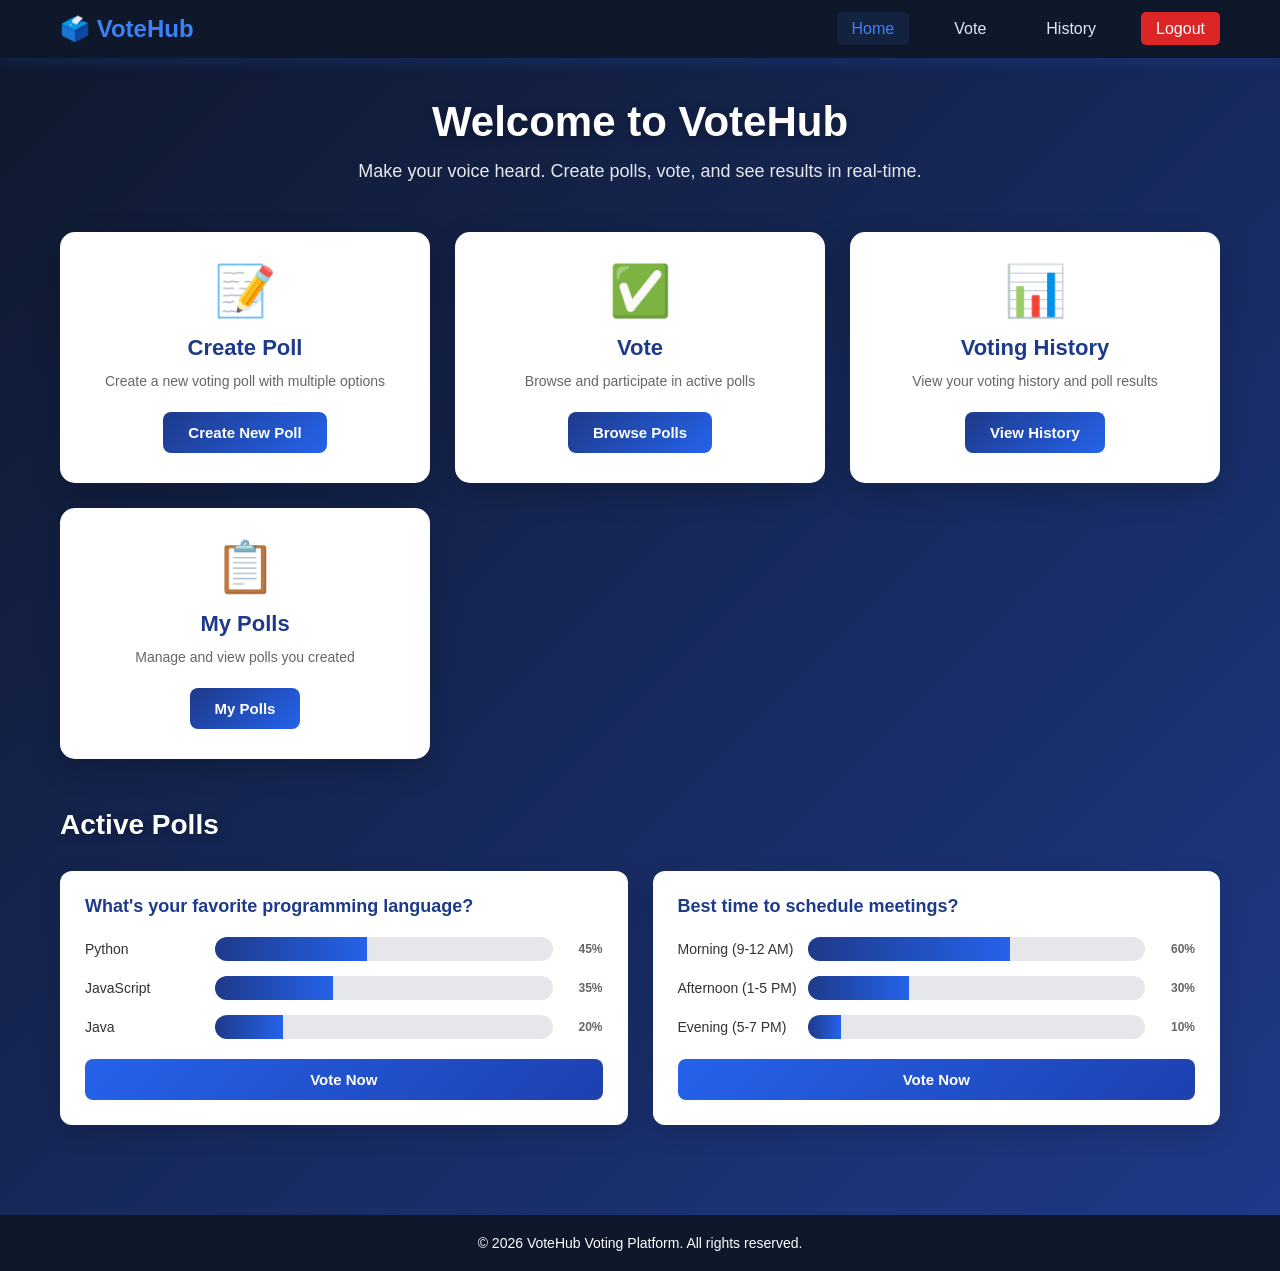
<file: home.html>
<!DOCTYPE html>
<html lang="en">
<head>
    <meta charset="UTF-8">
    <meta name="viewport" content="width=device-width, initial-scale=1.0">
    <title>Voting Platform - Home</title>
    <link rel="stylesheet" href="home.css">
</head>
<body>
    <header>
        <div class="header-container">
            <div class="logo">
                <h2>🗳️ VoteHub</h2>
            </div>
            <nav>
                <ul>
                    <li><a href="home.html" class="active">Home</a></li>
                    <li><a href="#vote">Vote</a></li>
                    <li><a href="#history">History</a></li>
                    <li><a href="loging.html" class="logout">Logout</a></li>
                </ul>
            </nav>
        </div>
    </header>

    <main>
        <section class="welcome">
            <h1>Welcome to VoteHub</h1>
            <p>Make your voice heard. Create polls, vote, and see results in real-time.</p>
        </section>

        <section class="options-grid">
            <!-- Create Vote Pool -->
            <div class="option-card create-poll">
                <div class="card-icon">📝</div>
                <h3>Create Poll</h3>
                <p>Create a new voting poll with multiple options</p>
                <button onclick="openCreatePollModal()" class="btn-option">Create New Poll</button>
            </div>

            <!-- Vote Option -->
            <div class="option-card vote">
                <div class="card-icon">✅</div>
                <h3>Vote</h3>
                <p>Browse and participate in active polls</p>
                <button onclick="viewPolls()" class="btn-option">Browse Polls</button>
            </div>

            <!-- History -->
            <div class="option-card history">
                <div class="card-icon">📊</div>
                <h3>Voting History</h3>
                <p>View your voting history and poll results</p>
                <button onclick="viewHistory()" class="btn-option">View History</button>
            </div>

            <!-- My Polls -->
            <div class="option-card my-polls">
                <div class="card-icon">📋</div>
                <h3>My Polls</h3>
                <p>Manage and view polls you created</p>
                <button onclick="viewMyPolls()" class="btn-option">My Polls</button>
            </div>
        </section>

        <!-- Active Polls Preview -->
        <section class="active-polls">
            <h2>Active Polls</h2>
            <div class="polls-container" id="pollsContainer">
                <div class="poll-card">
                    <h4>What's your favorite programming language?</h4>
                    <div class="poll-options">
                        <div class="poll-option">
                            <span>Python</span>
                            <div class="progress-bar">
                                <div class="progress" style="width: 45%"></div>
                            </div>
                            <span class="percentage">45%</span>
                        </div>
                        <div class="poll-option">
                            <span>JavaScript</span>
                            <div class="progress-bar">
                                <div class="progress" style="width: 35%"></div>
                            </div>
                            <span class="percentage">35%</span>
                        </div>
                        <div class="poll-option">
                            <span>Java</span>
                            <div class="progress-bar">
                                <div class="progress" style="width: 20%"></div>
                            </div>
                            <span class="percentage">20%</span>
                        </div>
                    </div>
                    <button class="btn-vote" onclick="votePoll()">Vote Now</button>
                </div>

                <div class="poll-card">
                    <h4>Best time to schedule meetings?</h4>
                    <div class="poll-options">
                        <div class="poll-option">
                            <span>Morning (9-12 AM)</span>
                            <div class="progress-bar">
                                <div class="progress" style="width: 60%"></div>
                            </div>
                            <span class="percentage">60%</span>
                        </div>
                        <div class="poll-option">
                            <span>Afternoon (1-5 PM)</span>
                            <div class="progress-bar">
                                <div class="progress" style="width: 30%"></div>
                            </div>
                            <span class="percentage">30%</span>
                        </div>
                        <div class="poll-option">
                            <span>Evening (5-7 PM)</span>
                            <div class="progress-bar">
                                <div class="progress" style="width: 10%"></div>
                            </div>
                            <span class="percentage">10%</span>
                        </div>
                    </div>
                    <button class="btn-vote" onclick="votePoll()">Vote Now</button>
                </div>
            </div>
        </section>
    </main>

    <!-- Create Poll Modal -->
    <div id="createPollModal" class="modal">
        <div class="modal-content">
            <div class="modal-header">
                <h2>Create a New Poll</h2>
                <button class="close-btn" onclick="closeCreatePollModal()">&times;</button>
            </div>
            <form id="createPollForm">
                <div class="form-group">
                    <label for="pollQuestion">Poll Question</label>
                    <input type="text" id="pollQuestion" required placeholder="Enter your poll question">
                </div>

                <div class="form-group">
                    <label>Poll Options</label>
                    <div id="optionsContainer">
                        <input type="text" class="poll-option-input" placeholder="Option 1" required>
                        <input type="text" class="poll-option-input" placeholder="Option 2" required>
                    </div>
                    <button type="button" class="btn-add-option" onclick="addPollOption()">+ Add Option</button>
                </div>

                <div class="form-group">
                    <label for="pollDuration">Poll Duration (days)</label>
                    <input type="number" id="pollDuration" min="1" max="365" value="7" required>
                </div>

                <div class="form-group">
                    <label>
                        <input type="checkbox" id="allowMultiple">
                        Allow multiple selections
                    </label>
                </div>

                <div class="modal-actions">
                    <button type="submit" class="btn-primary">Create Poll</button>
                    <button type="button" class="btn-secondary" onclick="closeCreatePollModal()">Cancel</button>
                </div>
            </form>
        </div>
    </div>

    <footer>
        <p>&copy; 2026 VoteHub Voting Platform. All rights reserved.</p>
    </footer>

    <script src="home.js"></script>
</body>
</html>
</file>
<file: home.css>
* {
    margin: 0;
    padding: 0;
    box-sizing: border-box;
}

body {
    font-family: 'Segoe UI', Tahoma, Geneva, Verdana, sans-serif;
    background: linear-gradient(135deg, #0f172a 0%, #1e3a8a 100%);
    min-height: 100vh;
    display: flex;
    flex-direction: column;
    color: #333;
}

/* Header Styles */
header {
    background-color: #0f172a;
    padding: 15px 0;
    box-shadow: 0 4px 15px rgba(37, 99, 235, 0.2);
    position: sticky;
    top: 0;
    z-index: 1000;
}

.header-container {
    max-width: 1200px;
    margin: 0 auto;
    display: flex;
    justify-content: space-between;
    align-items: center;
    padding: 0 20px;
}

.logo h2 {
    color: #3b82f6;
    font-size: 24px;
    font-weight: bold;
}

header nav ul {
    list-style: none;
    display: flex;
    gap: 30px;
    flex-wrap: wrap;
}

header nav ul a {
    text-decoration: none;
    color: #e0e7ff;
    font-size: 16px;
    font-weight: 500;
    transition: color 0.3s ease;
    padding: 8px 15px;
    border-radius: 5px;
}

header nav ul a:hover,
header nav ul a.active {
    color: #3b82f6;
    background-color: rgba(59, 130, 246, 0.1);
}

header nav ul .logout {
    background-color: #dc2626;
    color: white;
}

header nav ul .logout:hover {
    background-color: #b91c1c;
    color: white;
}

/* Main Content */
main {
    flex: 1;
    max-width: 1200px;
    margin: 0 auto;
    width: 100%;
    padding: 40px 20px;
}

/* Welcome Section */
.welcome {
    text-align: center;
    color: white;
    margin-bottom: 50px;
    animation: fadeIn 0.6s ease-in;
}

.welcome h1 {
    font-size: 42px;
    margin-bottom: 15px;
    text-shadow: 0 2px 10px rgba(0, 0, 0, 0.3);
}

.welcome p {
    font-size: 18px;
    opacity: 0.9;
}

/* Options Grid */
.options-grid {
    display: grid;
    grid-template-columns: repeat(auto-fit, minmax(280px, 1fr));
    gap: 25px;
    margin-bottom: 50px;
}

.option-card {
    background: white;
    border-radius: 15px;
    padding: 30px;
    text-align: center;
    box-shadow: 0 10px 30px rgba(0, 0, 0, 0.2);
    transition: transform 0.3s ease, box-shadow 0.3s ease;
    cursor: pointer;
}

.option-card:hover {
    transform: translateY(-8px);
    box-shadow: 0 15px 40px rgba(37, 99, 235, 0.3);
}

.card-icon {
    font-size: 50px;
    margin-bottom: 15px;
    animation: float 3s ease-in-out infinite;
}

.option-card h3 {
    font-size: 22px;
    color: #1e3a8a;
    margin-bottom: 10px;
}

.option-card p {
    color: #666;
    margin-bottom: 20px;
    font-size: 14px;
    line-height: 1.5;
}

.btn-option {
    background: linear-gradient(135deg, #1e3a8a 0%, #2563eb 100%);
    color: white;
    border: none;
    padding: 12px 25px;
    border-radius: 8px;
    font-size: 15px;
    font-weight: 600;
    cursor: pointer;
    transition: all 0.3s ease;
}

.btn-option:hover {
    transform: scale(1.05);
    box-shadow: 0 5px 15px rgba(37, 99, 235, 0.4);
}

/* Active Polls Section */
.active-polls {
    margin-top: 50px;
}

.active-polls h2 {
    color: white;
    font-size: 28px;
    margin-bottom: 30px;
    text-shadow: 0 2px 10px rgba(0, 0, 0, 0.3);
}

.polls-container {
    display: grid;
    grid-template-columns: repeat(auto-fit, minmax(350px, 1fr));
    gap: 25px;
}

.poll-card {
    background: white;
    border-radius: 12px;
    padding: 25px;
    box-shadow: 0 8px 25px rgba(0, 0, 0, 0.15);
    animation: slideUp 0.5s ease-out;
}

.poll-card h4 {
    color: #1e3a8a;
    font-size: 18px;
    margin-bottom: 20px;
    font-weight: 600;
}

.poll-options {
    margin-bottom: 20px;
}

.poll-option {
    display: flex;
    align-items: center;
    margin-bottom: 15px;
    gap: 10px;
}

.poll-option span:first-child {
    color: #333;
    font-size: 14px;
    font-weight: 500;
    min-width: 120px;
}

.progress-bar {
    flex: 1;
    height: 24px;
    background-color: #e5e7eb;
    border-radius: 12px;
    overflow: hidden;
}

.progress {
    height: 100%;
    background: linear-gradient(90deg, #1e3a8a 0%, #2563eb 100%);
    transition: width 0.3s ease;
    display: flex;
    align-items: center;
    justify-content: flex-end;
    padding-right: 5px;
}

.percentage {
    color: #666;
    font-size: 12px;
    font-weight: 600;
    min-width: 40px;
    text-align: right;
}

.btn-vote {
    width: 100%;
    padding: 12px;
    background: linear-gradient(135deg, #2563eb 0%, #1e40af 100%);
    color: white;
    border: none;
    border-radius: 8px;
    font-size: 15px;
    font-weight: 600;
    cursor: pointer;
    transition: all 0.3s ease;
}

.btn-vote:hover {
    transform: translateY(-2px);
    box-shadow: 0 5px 15px rgba(37, 99, 235, 0.4);
}

/* Modal Styles */
.modal {
    display: none;
    position: fixed;
    z-index: 2000;
    left: 0;
    top: 0;
    width: 100%;
    height: 100%;
    background-color: rgba(0, 0, 0, 0.5);
    animation: fadeIn 0.3s ease;
}

.modal.active {
    display: flex;
    justify-content: center;
    align-items: center;
}

.modal-content {
    background: white;
    border-radius: 15px;
    padding: 30px;
    width: 90%;
    max-width: 500px;
    box-shadow: 0 10px 40px rgba(0, 0, 0, 0.3);
    animation: slideUp 0.3s ease;
}

.modal-header {
    display: flex;
    justify-content: space-between;
    align-items: center;
    margin-bottom: 25px;
}

.modal-header h2 {
    color: #1e3a8a;
    font-size: 24px;
}

.close-btn {
    background: none;
    border: none;
    font-size: 28px;
    color: #999;
    cursor: pointer;
    transition: color 0.2s ease;
}

.close-btn:hover {
    color: #333;
}

/* Form Styles */
.form-group {
    margin-bottom: 20px;
}

.form-group label {
    display: block;
    margin-bottom: 8px;
    color: #333;
    font-weight: 600;
    font-size: 14px;
}

.form-group input[type="text"],
.form-group input[type="number"] {
    width: 100%;
    padding: 12px;
    border: 2px solid #e5e7eb;
    border-radius: 8px;
    font-size: 14px;
    transition: border-color 0.3s ease;
    font-family: inherit;
}

.form-group input[type="text"]:focus,
.form-group input[type="number"]:focus {
    outline: none;
    border-color: #2563eb;
    box-shadow: 0 0 5px rgba(37, 99, 235, 0.3);
}

#optionsContainer {
    display: flex;
    flex-direction: column;
    gap: 10px;
    margin-bottom: 12px;
}

.poll-option-input {
    width: 100%;
    padding: 12px;
    border: 2px solid #e5e7eb;
    border-radius: 8px;
    font-size: 14px;
    font-family: inherit;
}

.poll-option-input:focus {
    outline: none;
    border-color: #2563eb;
}

.btn-add-option {
    background: none;
    border: 2px dashed #2563eb;
    color: #2563eb;
    padding: 10px;
    border-radius: 8px;
    cursor: pointer;
    font-weight: 600;
    transition: all 0.3s ease;
}

.btn-add-option:hover {
    background-color: rgba(37, 99, 235, 0.1);
}

.form-group input[type="checkbox"] {
    width: 18px;
    height: 18px;
    cursor: pointer;
    accent-color: #2563eb;
}

.form-group label:has(input[type="checkbox"]) {
    display: flex;
    align-items: center;
    gap: 8px;
}

.modal-actions {
    display: flex;
    gap: 10px;
    margin-top: 30px;
}

.btn-primary,
.btn-secondary {
    flex: 1;
    padding: 12px;
    border: none;
    border-radius: 8px;
    font-size: 15px;
    font-weight: 600;
    cursor: pointer;
    transition: all 0.3s ease;
}

.btn-primary {
    background: linear-gradient(135deg, #1e3a8a 0%, #2563eb 100%);
    color: white;
}

.btn-primary:hover {
    transform: translateY(-2px);
    box-shadow: 0 5px 15px rgba(37, 99, 235, 0.4);
}

.btn-secondary {
    background: #e5e7eb;
    color: #333;
}

.btn-secondary:hover {
    background: #d1d5db;
}

/* Footer */
footer {
    background-color: #0f172a;
    color: white;
    text-align: center;
    padding: 20px;
    font-size: 14px;
    margin-top: 50px;
}

/* Animations */
@keyframes fadeIn {
    from {
        opacity: 0;
    }
    to {
        opacity: 1;
    }
}

@keyframes slideUp {
    from {
        opacity: 0;
        transform: translateY(20px);
    }
    to {
        opacity: 1;
        transform: translateY(0);
    }
}

@keyframes float {
    0%, 100% {
        transform: translateY(0px);
    }
    50% {
        transform: translateY(-10px);
    }
}

/* Responsive Design */
@media (max-width: 768px) {
    .header-container {
        flex-direction: column;
        gap: 15px;
    }

    header nav ul {
        gap: 15px;
        justify-content: center;
    }

    .welcome h1 {
        font-size: 28px;
    }

    .options-grid {
        grid-template-columns: 1fr;
    }

    .polls-container {
        grid-template-columns: 1fr;
    }

    main {
        padding: 20px 15px;
    }

    .modal-content {
        width: 95%;
    }
}
</file>
